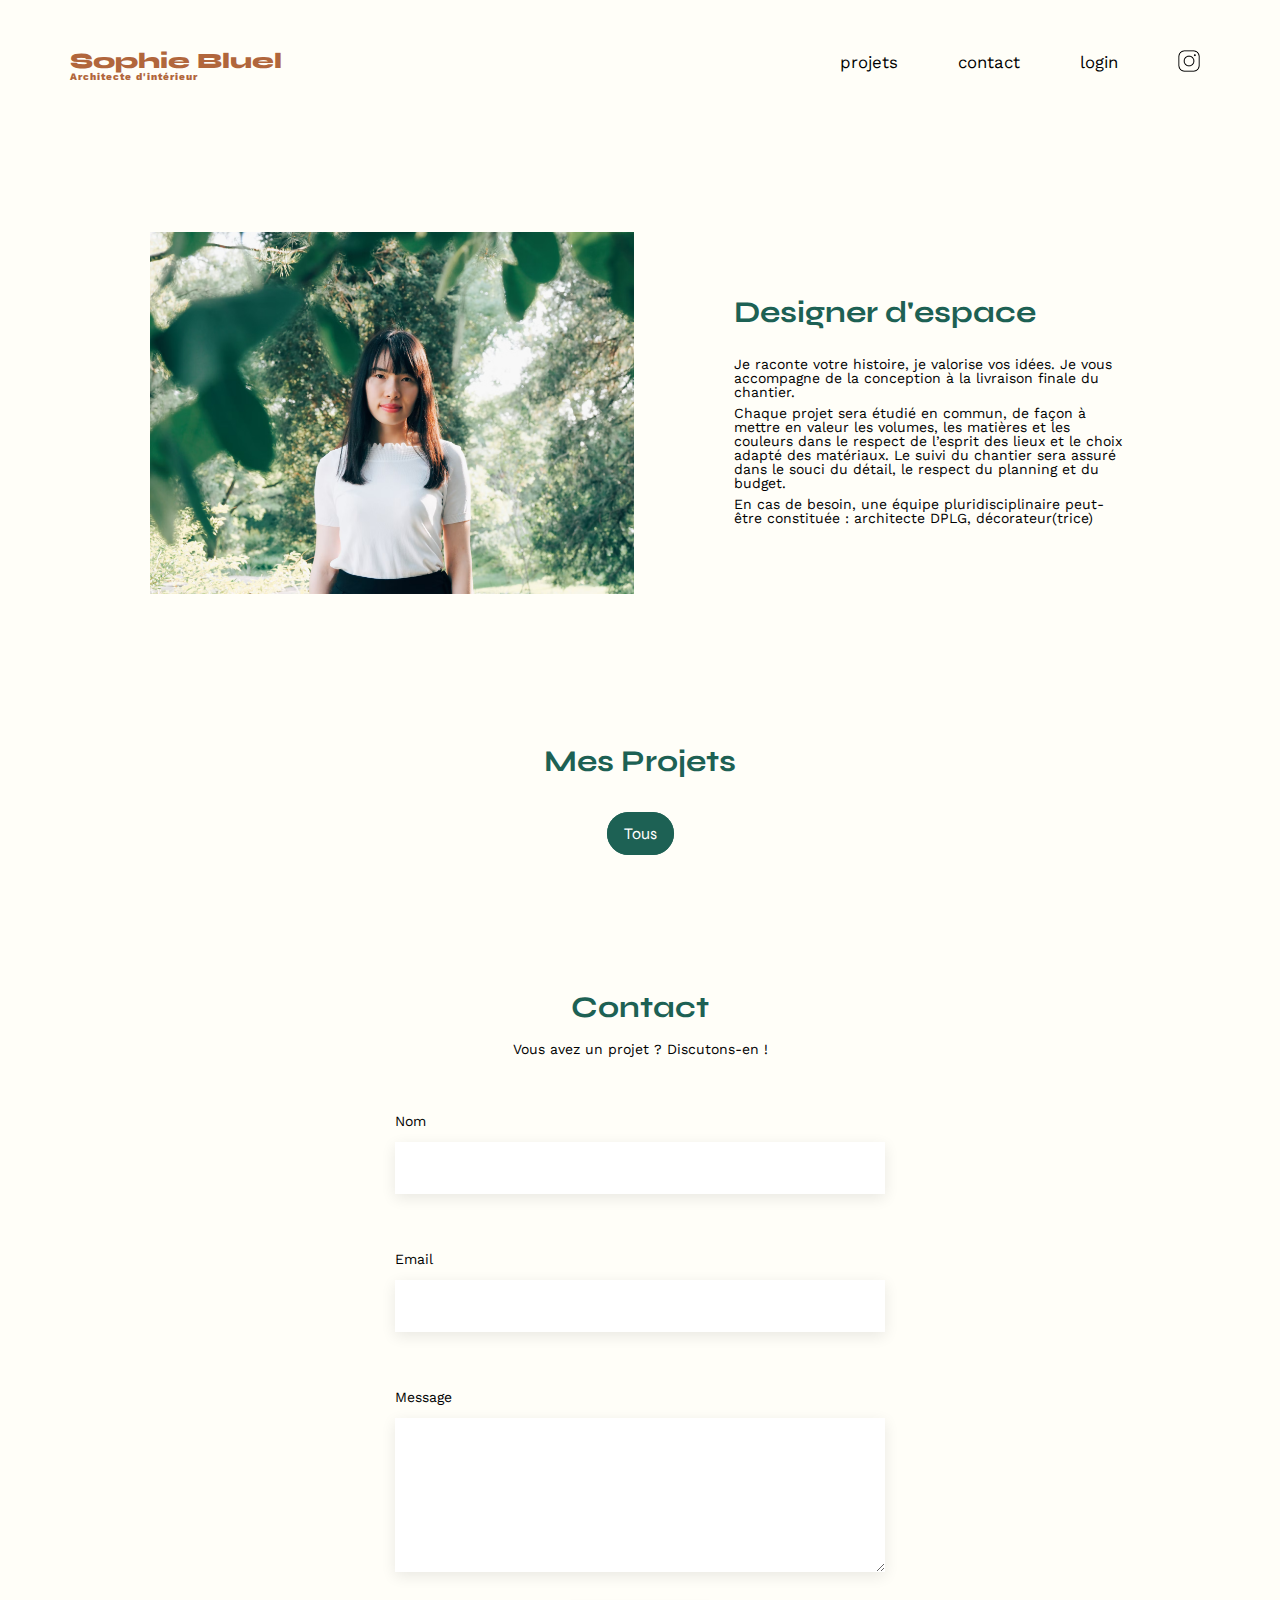
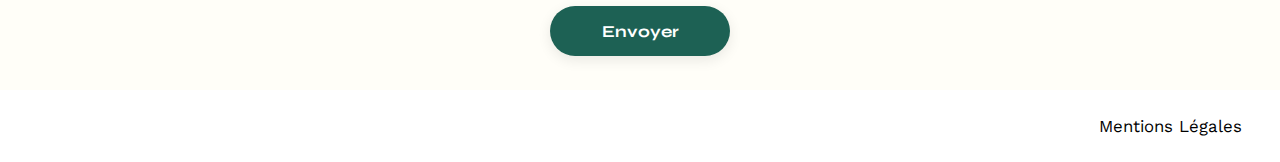
<file: FrontEnd/index.html>
<!DOCTYPE html>
<html lang="fr">
<head>
	<meta charset="UTF-8">
	<title>Sophie Bluel - Architecte d'intérieur</title>
	<meta name="viewport" content="width=device-width, initial-scale=1.0">
	<link rel="preconnect" href="https://fonts.googleapis.com">
	<link rel="preconnect" href="https://fonts.gstatic.com" crossorigin>
	<link href="https://fonts.googleapis.com/css2?family=Syne:wght@700;800&family=Work+Sans&display=swap" rel="stylesheet">
	<meta name="description" content="">
	<link rel="stylesheet" href="./assets/style.css">
	<script src="projets.js" defer></script>
</head>
<body>
	<header class="flex f-col mgn-0 w100">
		<p id="bandeau-edition" class="flex algni-ctr jc-ctr cachee">
			<img src="assets/icons/mode_edition.png" alt="Icone édition">Mode édition
		</p>
		<div class="flex f-row jc-sb mwidth-1140 mgn-auto mgn-t50 w100">
			<h1>Sophie Bluel <span>Architecte d'intérieur</span></h1>
			<nav>
				<ul class="flex algni-ctr g40">
					<li><a href="#portfolio">projets</a></li>
					<li><a href="#contact">contact</a></li>
					<li><a id="login" href="login.html">login</a><a id="logout" href="index.html" class="cachee">logout</a></li>
					<li><a href="#"><img src="./assets/icons/instagram.png" alt="Instagram"></a></li>
				</ul>
			</nav>
		</div>
	</header>
	<main class="mwidth-980 mgn-auto flex f-col g50">
		<section id="introduction" class="flex f-row-r algni-ctr g100 w100">
			<article>
				<h2>Designer d'espace</h2>
				<p>Je raconte votre histoire, je valorise vos idées. Je vous accompagne de la conception à la livraison finale du chantier.</p>
				<p>Chaque projet sera étudié en commun, de façon à mettre en valeur les volumes, les matières et les couleurs dans le respect de l’esprit des lieux et le choix adapté des matériaux. Le suivi du chantier sera assuré dans le souci du détail, le respect du planning et du budget.</p>
				<p>En cas de besoin, une équipe pluridisciplinaire peut-être constituée : architecte DPLG, décorateur(trice)</p>
			</article>
			<figure>
				<img class="mgn-auto" src="./assets/images/sophie-bluel.png" alt="Sophie Bluel">
			</figure>
		</section>
		<section id="portfolio">
			<h2>Mes Projets <a id="bouton-modifier" class="cachee curs-p"><img src="./assets/icons/mode_edition_noir.png" alt="Icone édition">modifier</a></h2>
			<ul id="filtres" class="flex f-rox jc-ctr g15">
				<li>
					<input type="radio" id="tous" name="filtre" value="tous" onclick="changerCategorieAffichee(this)" checked>
					<label for="tous">Tous</label>
				</li>
			</ul>
			<div id="galerie" class="flex f-row f-wrap g20 w100">
			</div>
		</section>
		<section id="contact">
			<h2>Contact</h2>
			<p>Vous avez un projet ? Discutons-en !</p>
			<form action="#" method="post">
				<label for="name">Nom</label>
				<input type="text" name="name" id="name">
				<label for="email">Email</label>
				<input type="email" name="email" id="email">
				<label for="message">Message</label>
				<textarea name="message" id="message" cols="30" rows="10"></textarea>
				<input class="bouton-submit curs-p" type="submit" value="Envoyer">
			</form>
		</section>
	</main>

	<aside id="modale" class="cachee h100 w100">
		<div id="fenetre-modale">
			<div id="popup">
			</div>
			<img id="croix-fermeture" src="./assets/icons/croix.png" alt="Croix de fermeture">
			<div id="fenetre-modale-modif" class="h100 mgn-auto">
				<h2>Galerie Photo</h2>
				<div id="photos">
				</div>
				<button id="bouton-modif-vers-ajout" class="bouton-submit">Ajouter une photo</button>
			</div>
			<div id="fenetre-modale-ajout" class="cachee mgn-auto">
				<h2>Ajout photo</h2>
				<img id="bouton-ajout-vers-modif" src="assets/icons/fleche_gauche.png" alt="Flèche vers la gauche">
				<form id="formulaire-ajout" class="flex f-col g30" action="upload" enctype="multipart/form-data">
					<div id="ajout-photo" class="flex f-col jc-ctr">
						<img id="formulaire-ajout-image-photo" class="mgn-auto" src="./assets/icons/image.png" alt="Image vierge">
						<label id="formulaire-ajout-bouton-photo" class="curs-p mgn-auto" for="input-photo">+ Ajouter photo</label>
						<input id="input-photo" name="image" type="file" accept="image/*" tabindex="-1">
						<p id="formulaire-ajout-prerequis-photo">jpg, png: 4mo max</p>
					</div>
					<div id="ajout-infos" class="flex f-col">
						<label for="titre">Titre</label>
						<input id="titre" name="title" type="text" required>
						<label for="formulaire-ajout-categorie">Catégorie</label>
						<select id="formulaire-ajout-categorie" name="category" required>
							<option value="" label="Défaut" hidden selected></option>
						</select>
					</div>
					<button id="bouton-formulaire-ajout" class="mgn-auto" type="submit">Valider</button>
				</form>
			</div>
		</div>
	</aside>

	<footer>
		<nav>
			<ul>
				<li>Mentions Légales</li>
			</ul>
		</nav>
	</footer>
</body>
</html>
</file>
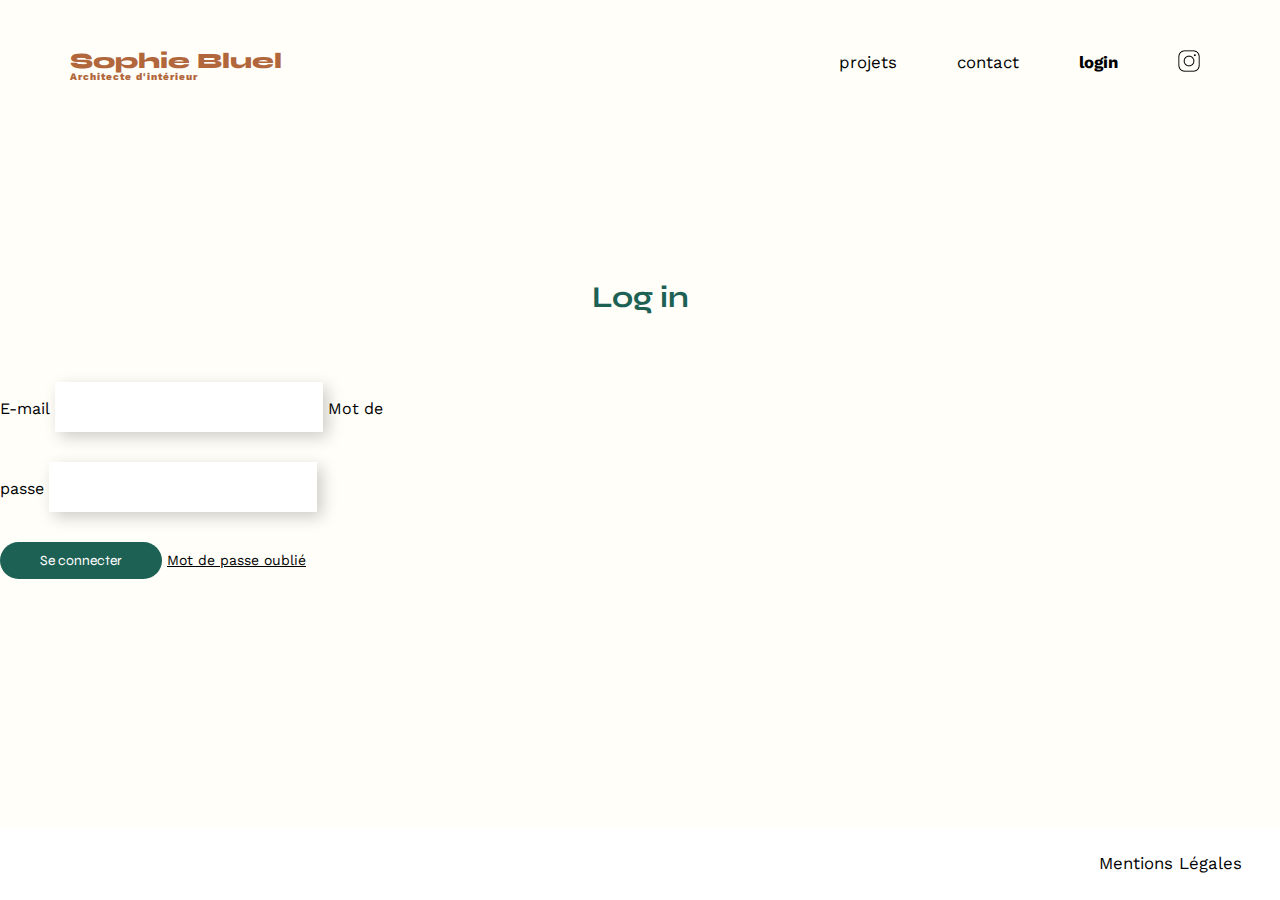
<file: FrontEnd/login.html>
<!DOCTYPE html>
<html lang="fr">
<head>
	<meta charset="UTF-8">
	<title>Sophie Bluel - Architecte d'intérieur</title>
	<meta name="viewport" content="width=device-width, initial-scale=1.0">
	<link rel="preconnect" href="https://fonts.googleapis.com">
	<link rel="preconnect" href="https://fonts.gstatic.com" crossorigin>
	<link href="https://fonts.googleapis.com/css2?family=Syne:wght@700;800&family=Work+Sans&display=swap" rel="stylesheet">
	<meta name="description" content="">
	<link rel="stylesheet" href="./assets/style.css">
    <script src="login.js" defer></script>
</head>
<body id="page-login">
    <header class="flex f-row jc-sb mwidth-1140 mgn-auto mgn-t50 w100">
        <h1>Sophie Bluel <span>Architecte d'intérieur</span></h1>
        <nav>
            <ul class="flex algni-ctr g40">
                <li><a href="index.html#portfolio">projets</a></li>
                <li><a href="index.html#contact">contact</a></li>
                <li id="login">login</li>
                <li><a href="#"><img src="./assets/icons/instagram.png" alt="Instagram"></a></li>
            </ul>
        </nav>
    </header>
    <main>
        <h2>Log in</h2>
        <p id="message-erreur"></p>
        <form id="formulaire">
            <label for="email">E-mail</label>
            <input id="email" type="text" name="email" required>
            <label for="mot-de-passe">Mot de passe</label>
            <input id="mot-de-passe" type="password" name="mot-de-passe" required>
            <button type="submit">Se connecter</button>
            <a>Mot de passe oublié</a>
        </form>
    </main>

    <footer>
        <nav>
            <ul>
                <li>Mentions Légales</li>
            </ul>
        </nav>
    </footer>
</body>
</file>
<file: FrontEnd/assets/style.css>
/* http://meyerweb.com/eric/tools/css/reset/
   v2.0 | 20110126
   License: none (public domain)
*/

html, body, div, span, applet, object, iframe,
h1, h2, h3, h4, h5, h6, p, blockquote, pre,
a, abbr, acronym, address, big, cite, code,
del, dfn, em, img, ins, kbd, q, s, samp,
small, strike, strong, sub, sup, tt, var,
b, u, i, center,
dl, dt, dd, ol, ul, li,
fieldset, form, label, legend,
table, caption, tbody, tfoot, thead, tr, th, td,
article, aside, canvas, details, embed,
figure, figcaption, footer, header, hgroup,
menu, nav, output, ruby, section, summary,
time, mark, audio, video {
	margin: 0;
	padding: 0;
	border: 0;
	font-size: 100%;
	font: inherit;
	vertical-align: baseline;
}
/* HTML5 display-role reset for older browsers */
article, aside, details, figcaption, figure,
footer, header, hgroup, menu, nav, section {
	display: block;
}
body {
	line-height: 1;
}
ol, ul {
	list-style: none;
}
blockquote, q {
	quotes: none;
}
blockquote:before, blockquote:after,
q:before, q:after {
	content: '';
	content: none;
}
table {
	border-collapse: collapse;
	border-spacing: 0;
}
/** end reset css**/
body {
	font-family: 'Work Sans' ;
	font-size: 14px;
	background-color: #FFFEF8;
}

header {
	display: flex;
	justify-content: space-between;
	margin: 50px 0
}
section {
	margin: 50px 0
}

h1{
	display: flex;
	flex-direction: column;
	font-family: 'Syne';
	font-size: 22px;
	font-weight: 800;
	color: #B1663C
}

h1 > span {
	font-family: 'Work Sans';
	font-size:10px;
	letter-spacing: 0.1em;
;
}

h2{
	font-family: 'Syne';
	font-weight: 700;
	font-size: 30px;
	color: #1D6154
}

.bg-erreur {
	background-color: rgb(173, 55, 55);
}

.bg-ok {
	background-color: #1D6154;
}

.flex {
    display: flex;
}

.f1 {
	flex: 1;
}

.f-col {
    flex-direction: column;
}

.f-col-r {
	flex-direction: column-reverse;
}

.f-row {
    flex-direction: row;
}

.f-row-r {
	flex-direction: row-reverse;
}

.f-wrap {
    flex-wrap: wrap;
}

.jc-ctr {
    justify-content: center;
}

.jc-sb {
    justify-content: space-between;
}

.algni-ctr {
    align-items: center;
}

.mgn-auto {
    margin: auto;
}

.mgn-0 {
    margin: 0;
}

.mgn-b0 {
    margin-bottom: 0;
}

.mgn-b100 {
	margin-bottom: 100px !important;
}

.mgn-t50 {
	margin-top: 50px;
}

.pdn-0 {
    padding: 0;
}

.g8 {
    gap: 8px;
}

.g10 {
    gap: 10px;
}

.g15 {
    gap: 15px;
}

.g20 {
	gap: 20px;
}

.g30 {
    gap: 30px;
}

.g35 {
    gap: 35px;
}

.g40 {
    gap: 40px;
}

.g50 {
	gap: 50px;
}

.g100 {
	gap: 100px;
}

.curs-p {
    cursor: pointer;
}

.c-rouge {
	color: red;
}

.h100 {
    height: 100%;
}

.w100 {
    width: 100%;
}

.mwidth-980 {
	max-width: 980px;
}

.mwidth-1140 {
	max-width: 1140px;
}

.mwidth-1440 {
	max-width: 1440px;
}

.cachee {
	display: none;
}

/*********** Page principale ************/

/****** Header ******/

#bandeau-edition {
	background-color: black;
	color: white;
	font-size: 16px;
	padding: 20px;
}

#bandeau-edition img {
	width: 15px;
	height: 15px;
	padding-right: 10px;
}

header {
	padding-bottom: 100px;
}

/****** Navigateur ******/

nav a {
	color: black;
	text-decoration: none;
}

nav ul {
	list-style-type: none;
}

nav li {
	padding: 0 10px;
	font-size: 1.2em;
}

li a:hover {
	color: #B1663C;
}

nav img {
	width: 22px;
	height: 22px;
}

/****** Intro ******/

#introduction figure {
	width: 55%;
}

#introduction article {
	width: 45%;
}

#introduction img {
	width: 100%;
}

#introduction h2 {
	margin-bottom: 1em;
}

#introduction p {
	margin-bottom: 0.5em;
}
#portfolio h2 {
	text-align: center;
	margin-bottom: 1em;
}

#bouton-modifier {
	font-size: 14px;
	font-family: "Work sans";
	color: black;
	font-weight: 100;
	padding-left: 15px;
}

#bouton-modifier:hover {
	color: #B1663C;
}

#bouton-modifier img {
	height: 15px;
	width: 15px;
	padding-right: 7px;
}

/****** Filtres ******/

#filtres {
	margin-top: 50px;
	margin-bottom: 50px;
}

#filtres input[type="radio"] {
	display: none;
}

#filtres label {
	font-family: 'Syne';
	border: 2px solid #1D6154;
	border-radius: 30px;
	background-color: white;
	padding: 10px 15px 10px 15px;
	font-size: 16px;
	color: #1D6154;
}

#filtres label:hover {
	background-color: #1D6154;
	color: white;
	cursor: pointer;
}

#filtres input[type="radio"]:checked + label {
	background-color: #1D6154;
	color: white;
}


/****** Galerie ******/
#galerie figure {
	width: calc((100% - 2 * 20px) / 3);
}
#galerie img {
	width: 100%;
	height: auto;
	aspect-ratio: 305/407;
	object-fit: cover;
}

/****** Contact *****/

#contact {
	width: 50%;
	margin: auto;
}
#contact > * {
	text-align: center;

}
#contact h2{
	margin-bottom: 20px;
}
#contact form {
	text-align: left;
	margin-top:30px;
	display: flex;
	flex-direction: column;
}

#contact input {
	height: 50px;
	font-size: 1.2em;
	border: none;
	box-shadow: 0px 4px 14px rgba(0, 0, 0, 0.09);
}
#contact label {
	margin: 2em 0 1em 0;
}
#contact textarea {
	border: none;
	box-shadow: 0px 4px 14px rgba(0, 0, 0, 0.09);
}

.bouton-submit {
	font-family: 'Syne';
	font-weight: 700;
	color: white;
	background-color: #1D6154;
	margin : 2em auto ;
	width: 180px;
	text-align: center;
	border-radius: 60px ;
}

/****** Modale ******/

#modale {
	position: fixed;
	top: 0;
	left: 0;
	background-color: rgba(0, 0, 0, 0.4);
}

#fenetre-modale {
	position: relative;
	margin: 15vh 25vw;
	height: 70vh;
	width: 50vw;
	max-width: 700px;
	background-color: white;
	border-radius: 10px;
}

#fenetre-modale h2 {
	padding-top: 80px;
	text-align: center;
	color: black;
	font-weight: 100;
	font-family: "Work sans";
}

#popup {
	position: absolute;
	display: flex;
	top: 0;
	left: 20%;
	width: 60%;
	height: 0;
	transition: height 5s ease-in-out;
	overflow: hidden;
}

#popup p {
	padding: 10px 20px;
	align-self: center;
	font-weight: 500;
	font-size: 16px;
	color: white;
}

@keyframes popupModale {
	0% {
	height: 0;
	}
	25% {
	height: 75px;
	}
	75% {
	height: 75px;
	}
	100% {
	height: 0;
	}
}

.anim {
	animation: popupModale 5s ease-in-out forwards;
}

#croix-fermeture {
	position: absolute;
	top: 40px;
	right: 40px;
	width: 15px;
	height: 15px;
	cursor: pointer;
}

#bouton-ajout-vers-modif {
	position: absolute;
	top: 40px;
	left: 40px;
	width: 20px;
	height: 20px;
	cursor: pointer;
}

#photos {
	margin: auto;
	height: 400px;
	width: 70%;
	border-bottom: 1px solid grey;
	margin-top: 50px;
	margin-bottom: 40px;
	display: flex;
	flex-direction: row;
	flex-wrap: wrap;
	gap: 10px;
	padding-bottom: 40px;
	overflow: auto;
	-ms-overflow-style: none;
	scrollbar-width: none;
}

#photos div {
	width: calc((100% - 4 * 10px) / 5);
}

.photo-modale {
	width: 100%;
	height: auto;
	aspect-ratio: 305/407;
	object-fit: cover;
}

/*** Scrollbar ***/
#photos::-webkit-scrollbar {
	display: none;
}

.icone-supprimer {
	height: 15px;
	width: 15px;
	background-color: black;
	position: absolute;
	top: 5px;
	right: 5px;
	padding: 5px;
}

.icone-supprimer:hover {
	cursor: pointer;
	background-color: rgb(100, 100, 100);
}

#fenetre-modale .bouton-submit {
	padding: 10px 50px;
	color: white;
	width: auto;
	border: none;
	display: block;
	margin: auto;
	cursor: pointer;
}

#fenetre-modale-ajout {
	width: 70%;
}

#ajout-photo {
	margin-top: 40px;
	background-color: rgb(232, 241, 246);
}

#ajout-photo img {
	padding: 20px 0px 10px 0px;
	width: 68px;
	height: 60px;
}

#ajout-photo label {
	border: none;
	border-radius: 30px;
	background-color: rgb(203, 214, 220);
	color: rgb(48, 102, 133);
	padding: 8px 30px 8px 30px;
	font-size: 14px;
	font-family: "Work sans";
	font-weight: 400;
}

#ajout-photo p {
	margin: 10px auto 20px;
	font-size: 10px;
}

#ajout-infos {
	padding-bottom: 40px;
	border-bottom: 1px solid rgb(168, 168, 168);
	background-color: white;
}

#ajout-infos label {
	font-size: 14px;
}

#ajout-infos input, select {
	border: none;
	box-shadow: 5px 5px 15px rgba(0, 0, 0, 0.2);
	background-color: white;
	height: 40px;
	font-family: 'Work sans';
	font-size: 16px;
	padding: 5px;
	text-align: center;
	margin-top: 5px;
}

#input-photo {
	visibility: collapse;
}

#ajout-infos select option {
	padding: 5px;
	font-family: 'Work sans';
}

#bouton-formulaire-ajout {
	border: none;
	border-radius: 30px;
	background-color: rgb(167, 167, 167);
	color: white;
	font-family: "Syne";
	font-size: 15px;
	padding: 10px 100px 10px 100px;
	cursor: not-allowed;
}

.bouton-ajouter-autorise {
	background-color: #1D6154 !important;
	cursor: pointer !important;
}

.bouton-ajouter-autorise:hover {
	background-color: white !important;
	border: 1px solid #1D6154 !important;
	color: #1D6154 !important;
}

/****** Footer ******/

footer {
	position: absolute;
	left: 0;
	width: 100%;
	height: auto;
	background-color: white;
}

footer nav ul {
	display: flex;
	justify-content: flex-end;
	margin: 2em
}

footer li:hover {
	cursor: pointer;
	text-decoration: underline;
}

/************ Page login ************/

#page-login nav #login {
	font-weight: bold;
	cursor: pointer;
}

#page-login h2 {
	margin-top: 100px;
	text-align: center;
}

#page-login #message-erreur {
	text-align: center;
	color: red;
	padding: 20px;
	font-size: 16px;
}

#page-login form {
	text-align: left;
	max-width: 420px;
}

#page-login h2, input {
	margin-bottom: 30px;
}

#page-login label {
	margin-bottom: 10px;
	font-size: 16px;
}

#page-login input {
	border: none;
	box-shadow: 5px 5px 15px rgba(0, 0, 0, 0.2);
	height: 40px;
	font-family: 'Syne';
	font-size: 22px;
	padding: 5px;
	text-align: center;
}

#page-login button {
	font-family: 'Syne';
	border: none;
	border-radius: 30px;
	background-color: #1D6154;
	color: white;
	align-self: center;
	font-size: 14px;
	padding: 10px 40px 10px 40px;
	cursor: pointer;
}

#page-login button:hover {
	border: 1px solid #1D6154;
	background-color: white;
	color: #1D6154;
}

#page-login form a {
	text-decoration: underline;
	text-align: center;
	margin-top: 20px;
	cursor: pointer;
}

#page-login form a:hover {
	color: #B1663C;
}

#page-login footer {
	bottom: 0;
}
</file>
